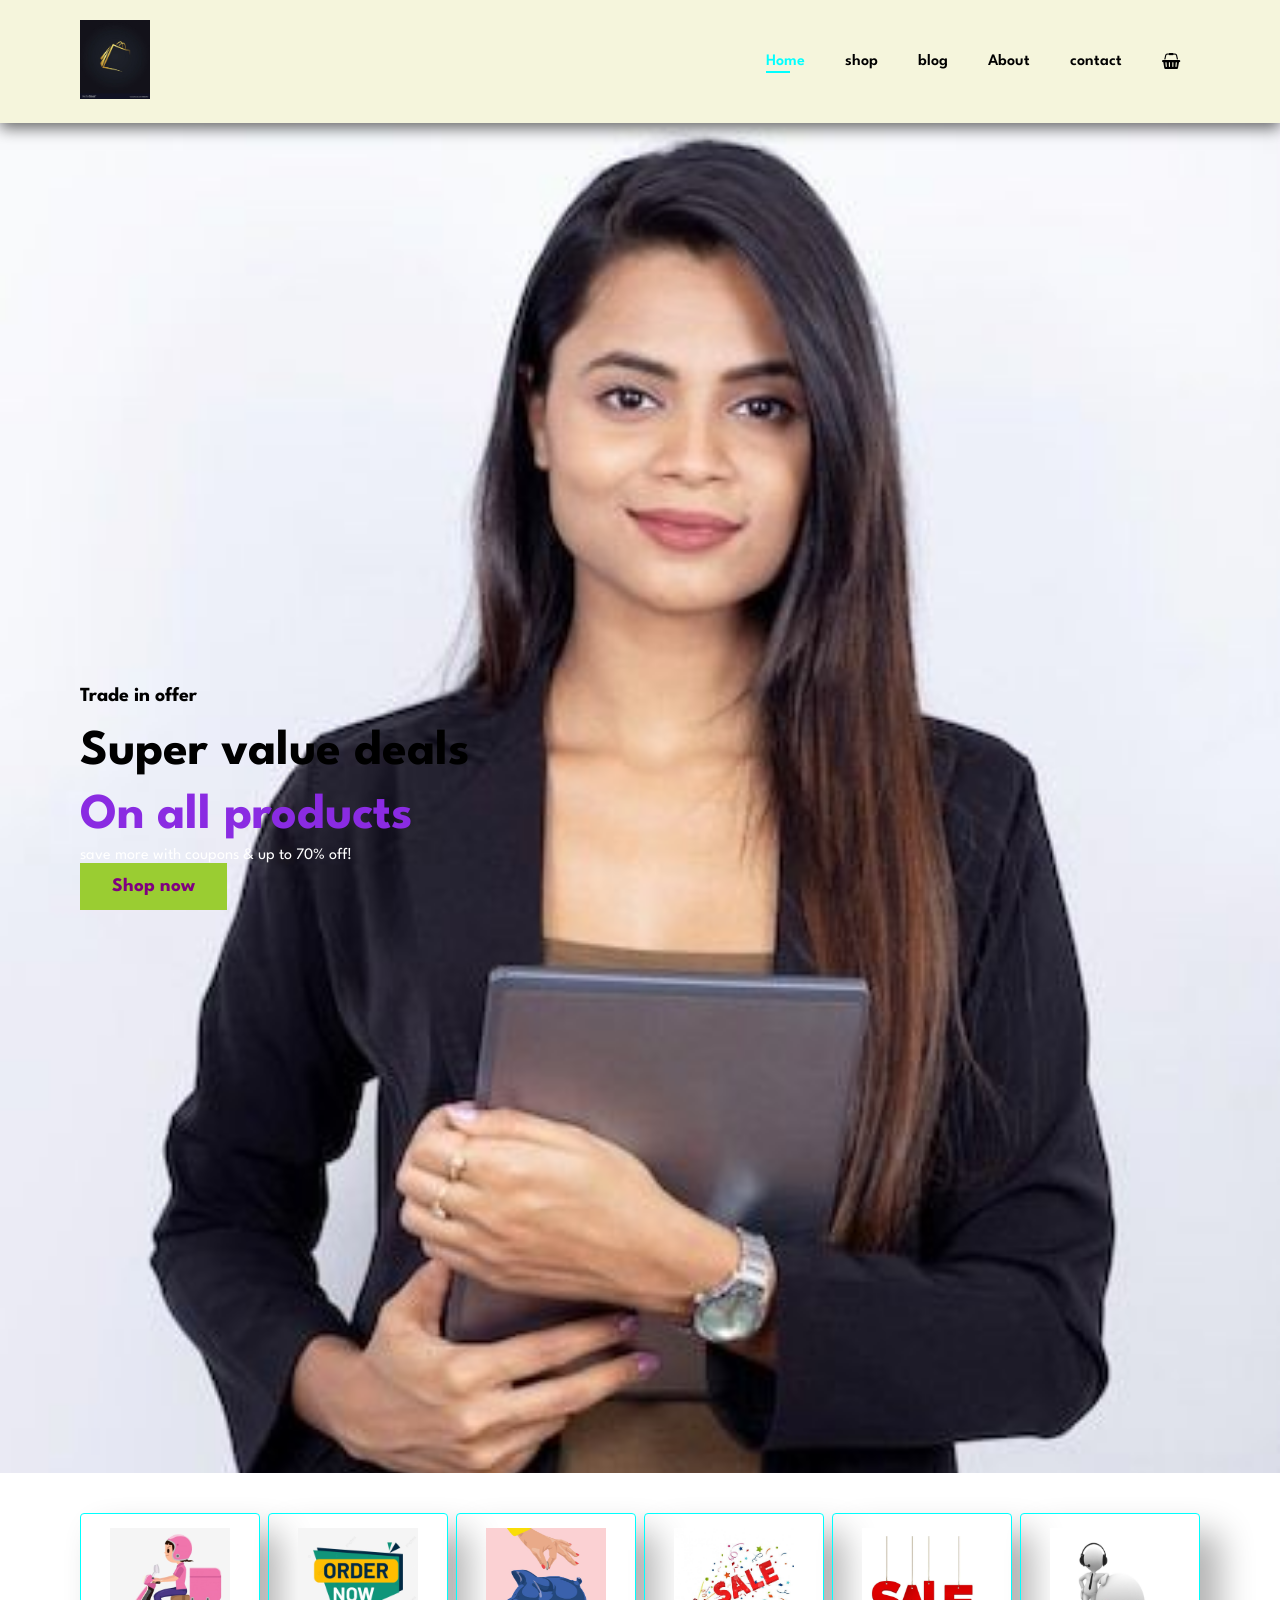
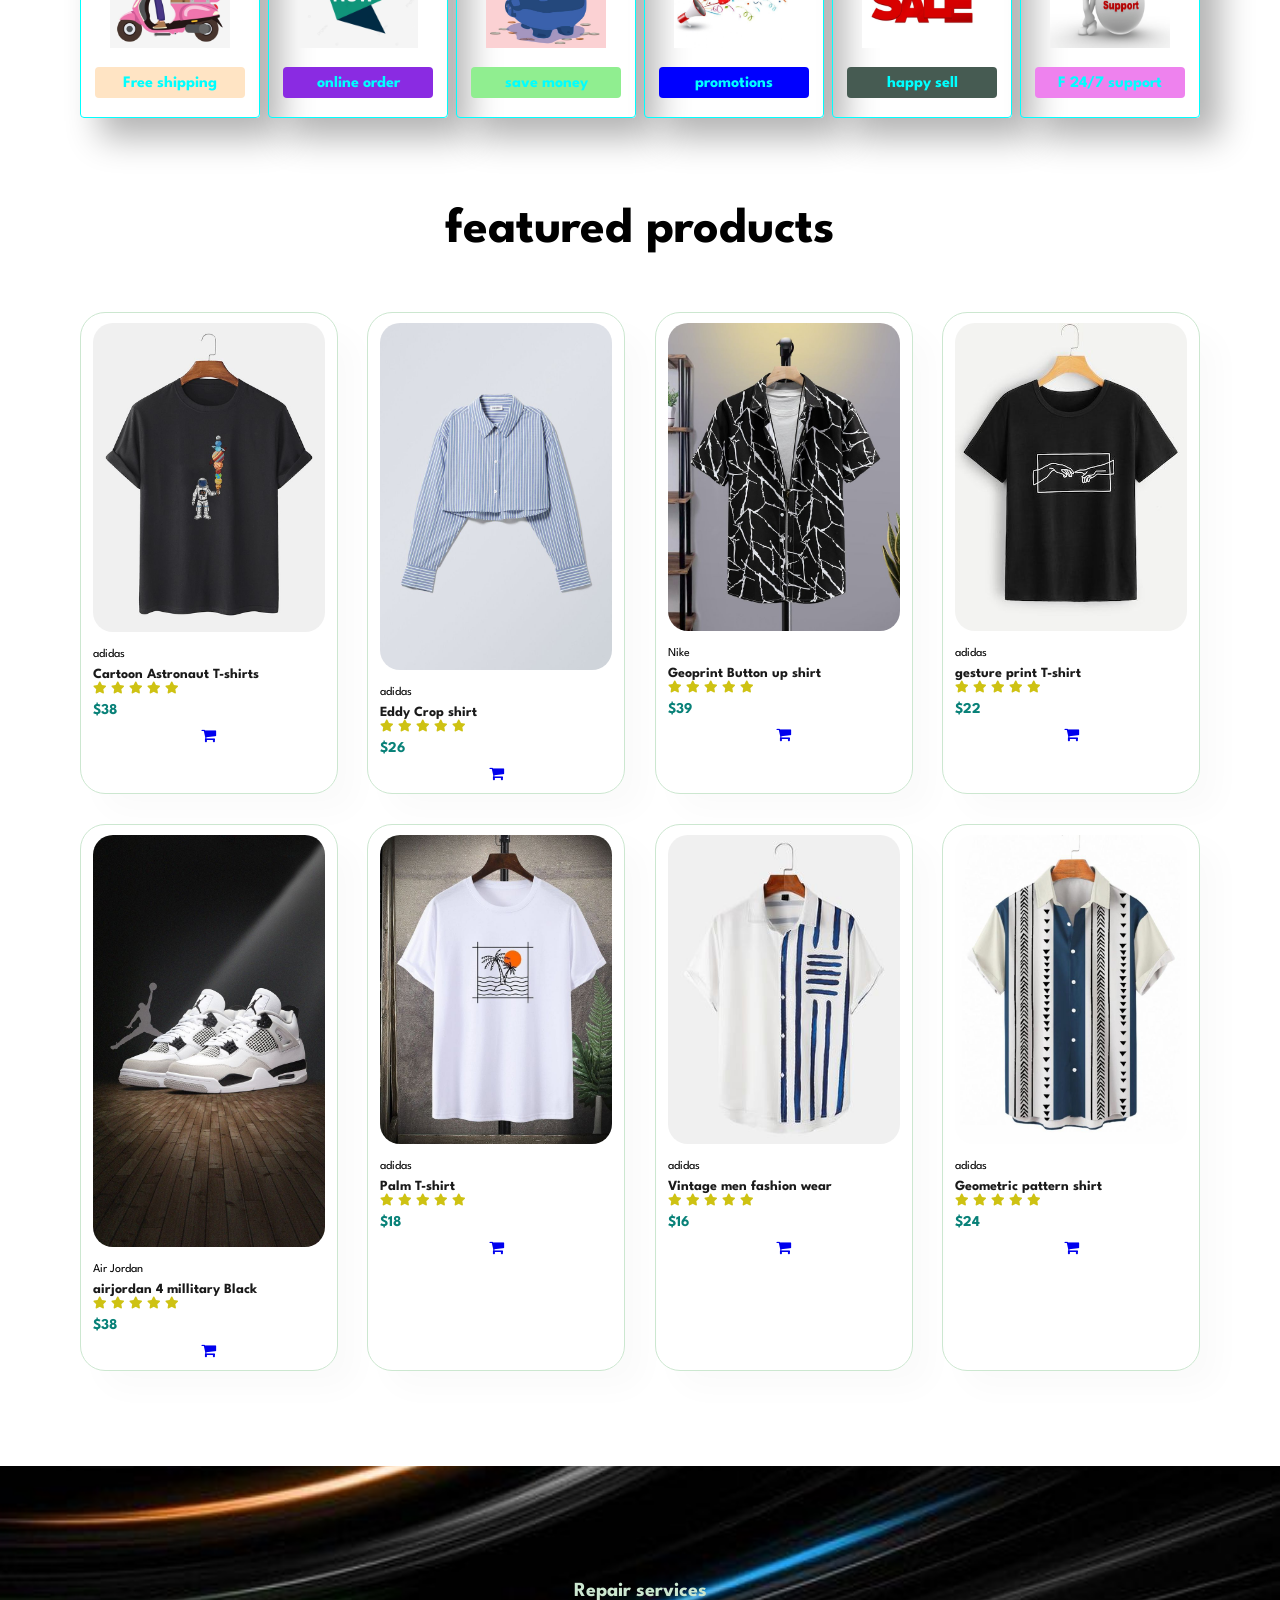
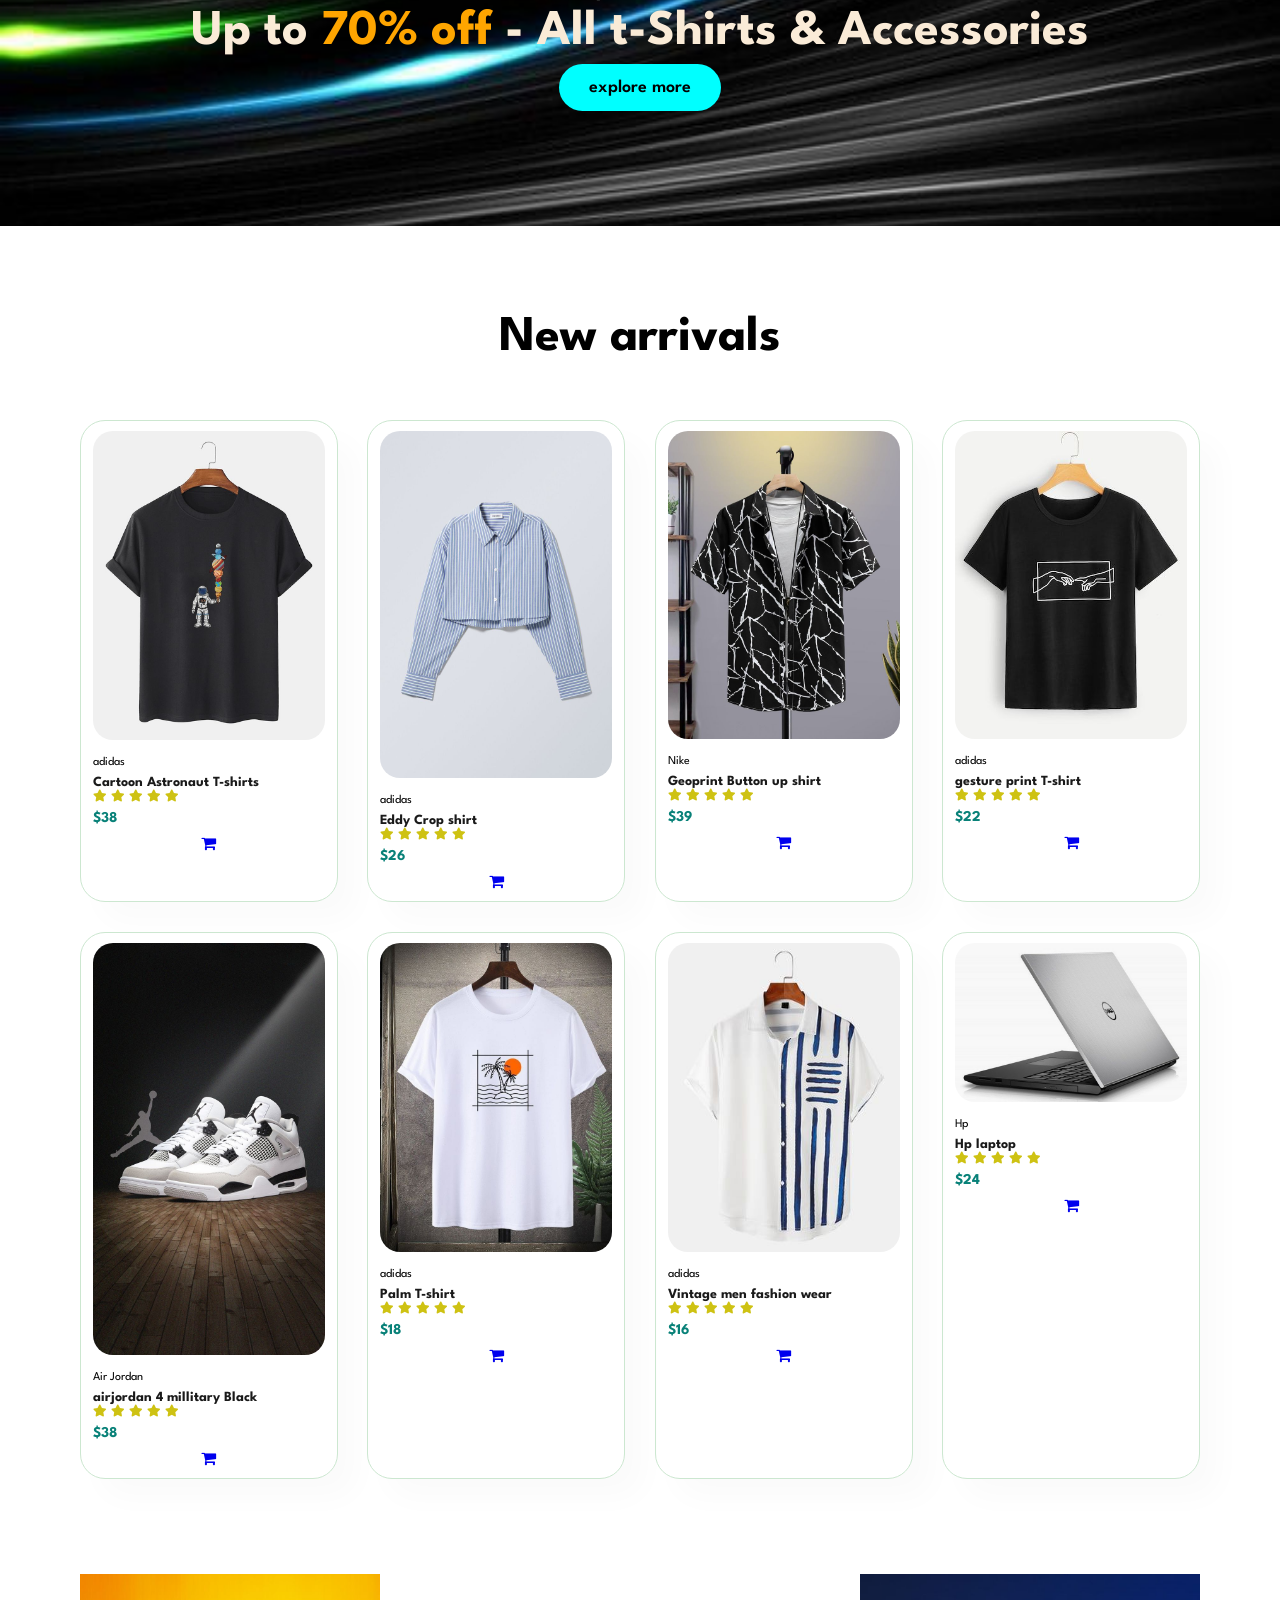
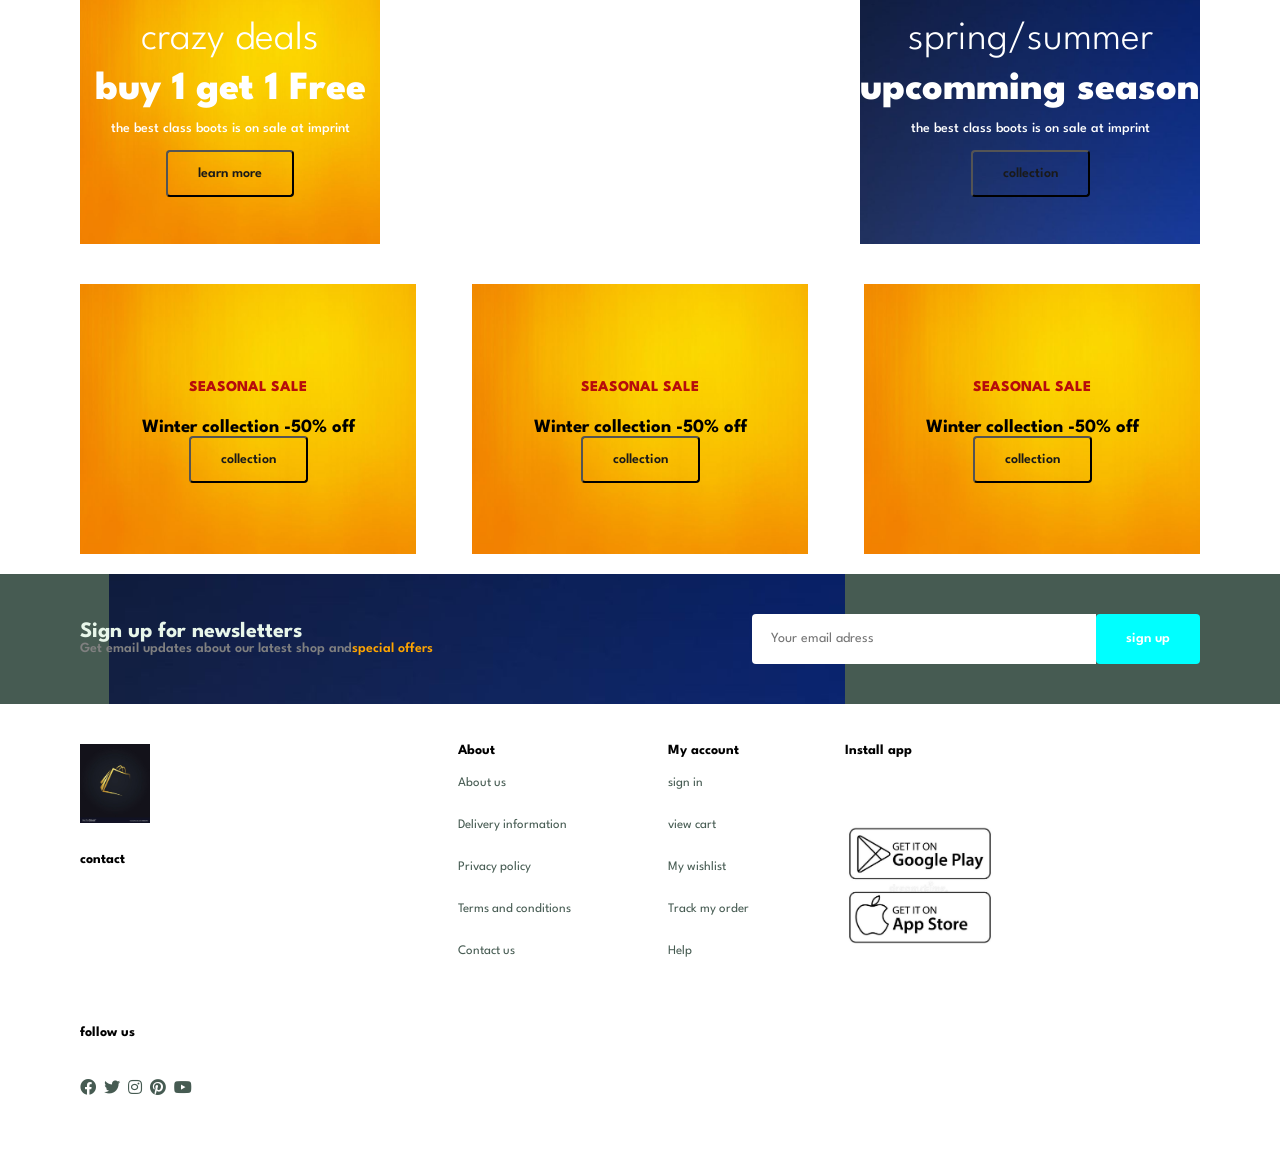
<file: index.html>
<!DOCTYPE html>
<html>
<head>

<title>imprintstores</title>
<meta name="viewport" content="width=device-width, initial-scale=1.0">
<link rel="stylesheet" href="https://use.fontawesome.com/releases/v5.15.4/css/all.css"/>
<meta charset="UTF-8">
<link rel="stylesheet" href="style.css ">
<link rel="stylesheet" href=" https://cdnjs.cloudfare.com/ajax/libs/font-awesome/4.7.0/css/font-awesome.min.css">
</head>
<body>
<section id="header">
<a href="#"><img width="70px" src="img/032688086182d7bd44a8e76327ca5b70.jpg" class="logo" alt=""   ></a>
<div> 
  <ul  id="navbar">
<li><a class=" active"   href="website.html"> Home</a></li>
<li><a href="shop.html">shop</a></li>
<li><a href="blog.html">blog</a></li>
<li><a href="About.html">About</a></li>
<li><a href="contact.html">contact</a></li>
<li><a href="cart.html"><i class="fa fa-shopping-basket" aria-hidden="true"></i></a></li>


  </ul>
</div>
<div id="mobile">
<i id="bar" class="fas fa-outdent"></i>
<a href="cart.html"><i class="fa fa-shopping-basket"></i> </a>
</div>

</section>
<section  id="hero">
<h4>Trade in offer</h4>
<h2> Super value deals</h2>
<h1>  On all products</h1>
<p>save more with coupons & up to 70% off!</p>
<button>Shop now</button>
</section>
<section id="feature"     class="section-p1">

  
  <div class="fe-box">
  <img src="img/free shipping.jpg" width="120" height="120" alt="">
  <h6> Free shipping</h6></div>

  <div class="fe-box">
  <img src="img/online.jpg" width="120" height="120" alt="">
  <h6> online order</h6></div>

  <div class="fe-box">
  <img src="img/save money.jpg" width="120" height="120" alt="">
  <h6> save money</h6></div>

  <div class="fe-box">
<img src="img/promotions.jpg" width="120" height="120" alt="">
<h6> promotions</h6></div>


<div class="fe-box">
<img src="img/happysell.jpg" width="120" height="120" alt="">
<h6> happy sell</h6></div>


<div class="fe-box">
  <img src="img/support.jpg" width="120" height="120" alt="">
  
  <h6> F 24/7 support</h6></div>

</section>
<section id="product1"    class="section-p1">   
  <h2>
    featured products
  </h2>
<p>Summer Collection New Modern Design</p>
<div  class="pro-container">
<div class="pro">
<img src="img/cartoon shirt.jpg "  alt="">
<div class="des">
<span>adidas</span>
<h5>Cartoon Astronaut T-shirts</h5>
<div class="star">
  
  <i class="fas fa-star"></i>
  <i class="fas fa-star"></i>
  <i class="fas fa-star"></i>
  <i class="fas fa-star"></i>
  <i class="fas fa-star"></i>


</div>
<h4> $38</h4>
</div>
<a href="#"><i class="fa fa-shopping-cart"></i></a>
</div>



<div class="pro">
  <img src=" img/eddy crop top.jpg"  alt="">
  <div class="des">
  <span>adidas</span>
  <h5>Eddy Crop shirt</h5>
  <div class="star">
    
    <i class="fas fa-star"></i>
    <i class="fas fa-star"></i>
    <i class="fas fa-star"></i>
    <i class="fas fa-star"></i>
    <i class="fas fa-star"></i>
  
  
  </div>
  <h4> $26</h4>
  </div>
  <a href="#"><i class="fa fa-shopping-cart "></i></a>
  </div>
  
  
  <div class="pro">
    <img src="img/Geoprint.jpg "  alt="">
    <div class="des">
    <span>Nike</span>
    <h5>Geoprint Button up shirt</h5>
    <div class="star">
      
      <i class="fas fa-star"></i>
      <i class="fas fa-star"></i>
      <i class="fas fa-star"></i>
      <i class="fas fa-star"></i>
      <i class="fas fa-star"></i>
    
    
    </div>
    <h4> $39</h4>
    </div>
    <a href="#"><i class="fa fa-shopping-cart "></i></a>
    </div>
    
    <div class="pro">
      <img src=" img/gesture print.jpg"  alt="">
      <div class="des">
      <span>adidas</span>
      <h5>gesture print  T-shirt</h5>
      <div class="star">
        
        <i class="fas fa-star"></i>
        <i class="fas fa-star"></i>
        <i class="fas fa-star"></i>
        <i class="fas fa-star"></i>
        <i class="fas fa-star"></i>
      
      
      </div>
      <h4> $22</h4>
      </div>
      <a href="#"><i class="fa fa-shopping-cart "></i></a>
      </div>
      
      <div class="pro">
        <img src="img/airjordan 4 millitary.jpg "  alt="">
        <div class="des">
        <span>Air Jordan</span>
        <h5>airjordan 4 millitary Black</h5>
        <div class="star">
          
          <i class="fas fa-star"></i>
          <i class="fas fa-star"></i>
          <i class="fas fa-star"></i>
          <i class="fas fa-star"></i>
          <i class="fas fa-star"></i>
        
        
        </div>
        <h4> $38</h4>
        </div>
        <a href="#"><i class="fa fa-shopping-cart "></i></a>
        </div>
        
        <div class="pro">
          <img src="img/palm t shirt.jpg "  alt="">
          <div class="des">
          <span>adidas</span>
          <h5>Palm T-shirt</h5>
          <div class="star">
            
            <i class="fas fa-star"></i>
            <i class="fas fa-star"></i>
            <i class="fas fa-star"></i>
            <i class="fas fa-star"></i>
            <i class="fas fa-star"></i>
          
          
          </div>
          <h4> $18</h4>
          </div>
          <a href="#"><i class="fa fa-shopping-cart "></i></a>
          </div>
          
          <div class="pro">
            <img src="img/vintage men fashion wear.jpg "  alt="">
            <div class="des">
            <span>adidas</span>
            <h5>Vintage men fashion wear</h5>
            <div class="star">
              
              <i class="fas fa-star"></i>
              <i class="fas fa-star"></i>
              <i class="fas fa-star"></i>
              <i class="fas fa-star"></i>
              <i class="fas fa-star"></i>
            
            
            </div>
            <h4> $16</h4>
            </div>
            <a href="#"><i class="fa fa-shopping-cart "></i></a>
            </div>
            
            <div class="pro">
              <img src="img/Geometric pattern shirt.jpg"  alt="">
              <div class="des">
              <span>adidas</span>
              <h5>Geometric pattern shirt</T-shirt></h5>
              <div class="star">
                
                <i class="fas fa-star"></i>
                <i class="fas fa-star"></i>
                <i class="fas fa-star"></i>
                <i class="fas fa-star"></i>
                <i class="fas fa-star"></i>
              
              
              </div>
              <h4> $24</h4>
              </div>
              <a href="#"><i class="fa fa-shopping-cart "></i></a>
              </div>
              
                                                      











</div>
</section>

<section id="banner"      class="section-m1">     
<h4> Repair services</h4>
<h2> Up to <span>70% off</span> - All t-Shirts & Accessories</h2>
<button>  explore more</button>



</section>

<section id="product1"    class="section-p1">   
  <h2>
    New arrivals
  </h2>
<p>Summer Collection New Modern Design</p>
<div  class="pro-container">
<div class="pro">
<img src="img/cartoon shirt.jpg "  alt="">
<div class="des">
<span>adidas</span>
<h5>Cartoon Astronaut T-shirts</h5>
<div class="star">
  
  <i class="fas fa-star"></i>
  <i class="fas fa-star"></i>
  <i class="fas fa-star"></i>
  <i class="fas fa-star"></i>
  <i class="fas fa-star"></i>


</div>
<h4> $38</h4>
</div>
<a href="#"><i class="fa fa-shopping-cart "></i></a>
</div>



<div class="pro">
  <img src=" img/eddy crop top.jpg"  alt="">
  <div class="des">
  <span>adidas</span>
  <h5>Eddy Crop shirt</h5>
  <div class="star">
    
    <i class="fas fa-star"></i>
    <i class="fas fa-star"></i>
    <i class="fas fa-star"></i>
    <i class="fas fa-star"></i>
    <i class="fas fa-star"></i>
  
  
  </div>
  <h4> $26</h4>
  </div>
  <a href="#"><i class="fa fa-shopping-cart  " ></i></a>
  </div>
  
  
  <div class="pro">
    <img src="img/Geoprint.jpg "  alt="">
    <div class="des">
    <span>Nike</span>
    <h5>Geoprint Button up shirt</h5>
    <div class="star">
      
      <i class="fas fa-star"></i>
      <i class="fas fa-star"></i>
      <i class="fas fa-star"></i>
      <i class="fas fa-star"></i>
      <i class="fas fa-star"></i>
    
    
    </div>
    <h4> $39</h4>
    </div>
    <a href="#"><i class="fal fa fa-shopping-cart "></i></a>
    </div>
    
    <div class="pro">
      <img src=" img/gesture print.jpg"  alt="">
      <div class="des">
      <span>adidas</span>
      <h5>gesture print  T-shirt</h5>
      <div class="star">
        
        <i class="fas fa-star"></i>
        <i class="fas fa-star"></i>
        <i class="fas fa-star"></i>
        <i class="fas fa-star"></i>
        <i class="fas fa-star"></i>
      
      
      </div>
      <h4> $22</h4>
      </div>
      <a href="#"><i class="fal fa fa-shopping-cart"></i></a>
      </div>
      
      <div class="pro">
        <img src="img/airjordan 4 millitary.jpg "  alt="">
        <div class="des">
        <span>Air Jordan</span>
        <h5>airjordan 4 millitary Black</h5>
        <div class="star">
          
          <i class="fas fa-star"></i>
          <i class="fas fa-star"></i>
          <i class="fas fa-star"></i>
          <i class="fas fa-star"></i>
          <i class="fas fa-star"></i>
        
        
        </div>
        <h4> $38</h4>
        </div>
        <a href="#"><i class="fal fa fa-shopping-cart"></i></a>
        </div>
        
        <div class="pro">
          <img src="img/palm t shirt.jpg "  alt="">
          <div class="des">
          <span>adidas</span>
          <h5>Palm T-shirt</h5>
          <div class="star">
            
            <i class="fas fa-star"></i>
            <i class="fas fa-star"></i>
            <i class="fas fa-star"></i>
            <i class="fas fa-star"></i>
            <i class="fas fa-star"></i>
          
          
          </div>
          <h4> $18</h4>
          </div>
          <a href="#"><i class="fal fa fa-shopping-cart"></i></a>
          </div>
          
          <div class="pro">
            <img src="img/vintage men fashion wear.jpg "  alt="">
            <div class="des">
            <span>adidas</span>
            <h5>Vintage men fashion wear</h5>
            <div class="star">
              
              <i class="fas fa-star"></i>
              <i class="fas fa-star"></i>
              <i class="fas fa-star"></i>
              <i class="fas fa-star"></i>
              <i class="fas fa-star"></i>
            
            
            </div>
            <h4> $16</h4>
            </div>
            <a href="#"><i class="fa fa-shopping-cart"></i></a>
            </div>
            
            <div class="pro">
              <img src="img/laptop 2.jpg"  alt="">
              <div class="des">
              <span>Hp</span>
              <h5>Hp laptop</h5>
              <div class="star">
                
                <i class="fas fa-star"></i>
                <i class="fas fa-star"></i>
                <i class="fas fa-star"></i>
                <i class="fas fa-star"></i>
                <i class="fas fa-star"></i>
              
              
              </div>
              <h4> $24</h4>
              </div>
              <a href="#"><i class="fa fa-shopping-cart "></i></a>
              </div>
              
                                                      











</div>
</section>

<section   id="sm-banner" class="section-p1">
<div class="banner-box">
<h4>crazy deals</h4>
<h2>buy 1 get 1 Free</h2>
<span>the best class boots is on sale at imprint</span>
<button class="white">learn more</button>

</div>

<div class="banner-box2">
  <h4>
  spring/summer</h4>
  <h2>upcomming season</h2>
  <span>the best class boots is on sale at imprint</span>
  <button class="white">collection</button>
  
  </div>
</section>



<section id="banner3">
  <div class="banner-box">
    
    <h2>SEASONAL SALE</h2>
    <h3>Winter collection -50% off </h3>
    <button class="white">collection</button>
    
    </div>
    <div class="banner-box">
    
      <h2>SEASONAL SALE</h2>
      <h3>Winter collection -50% off </h3>
      <button class="white">collection</button>
      
      </div>
      <div class="banner-box">
    
        <h2>SEASONAL SALE</h2>
        <h3>Winter collection -50% off </h3>
        <button class="white">collection</button>
        
        </div>

</section>



<section id="newsletter"

class="section-p1 ,section-m1" >

  <div class="newstext">
    <h4>Sign up for newsletters</h4>
  <p> Get email updates about our latest shop and<span>special offers</span> </p>
  </div>
<div class="form">

  <input type="text" placeholder="Your email adress">
  <button class="normal">sign up</button>
</div>








</section>


<footer class="section-p1">
<div class="col">
<img class="logo" width="70px" src="img/032688086182d7bd44a8e76327ca5b70.jpg" alt="">
<h4>contact</h4>
<p>
<strong > Adress :</strong>562 wellington road,street 32,San fransisco
</p>
<p><strong>Phone:</strong> +25494188299</p>
<p><strong>Hours:</strong> 7:00 am Monday to 7:00pm saturday</p>

<div class="follow">

  <h4>follow us</h4>
  <div class="icon">

    <i class="fab fa-facebook"> </i>
    <i class="fab fa-twitter"> </i>
    <i class="fab fa-instagram"> </i>
    <i class="fab fa-pinterest"> </i>
    <i class="fab fa-youtube"> </i>
  </div>
</div>
</div>

<div class="col">
  <h4>About</h4>

  <a href="#">About us</a>
  <a href="#">Delivery information</a>
  <a href="#">Privacy policy</a>
  <a href="#">Terms and conditions</a>
  <a href="#">Contact us</a>
</div> 

<div class="col">
  <h4>My account</h4>

  <a href="#">sign in</a>
  <a href="#">view cart</a>
  <a href="#">My wishlist</a>
  <a href="#">Track my order</a>
  <a href="#"> Help</a>
</div>
<div class="col , install" >
  <h4>Install app</h4>
<p> from Appstore or google play</p>
  <div class="row">

    <img width="150px" src="img/277cef864011020560476a657581ea6f.jpg" alt="">
    
    
    
  </div>
  <p>secure your payment gateway</p>
</div>

<div class="copyright">
  <p>

    2024 ,cosmy techs
  </p>
</div>





</footer>
<script src="main.js"></script>




</body>

</html>
</file>
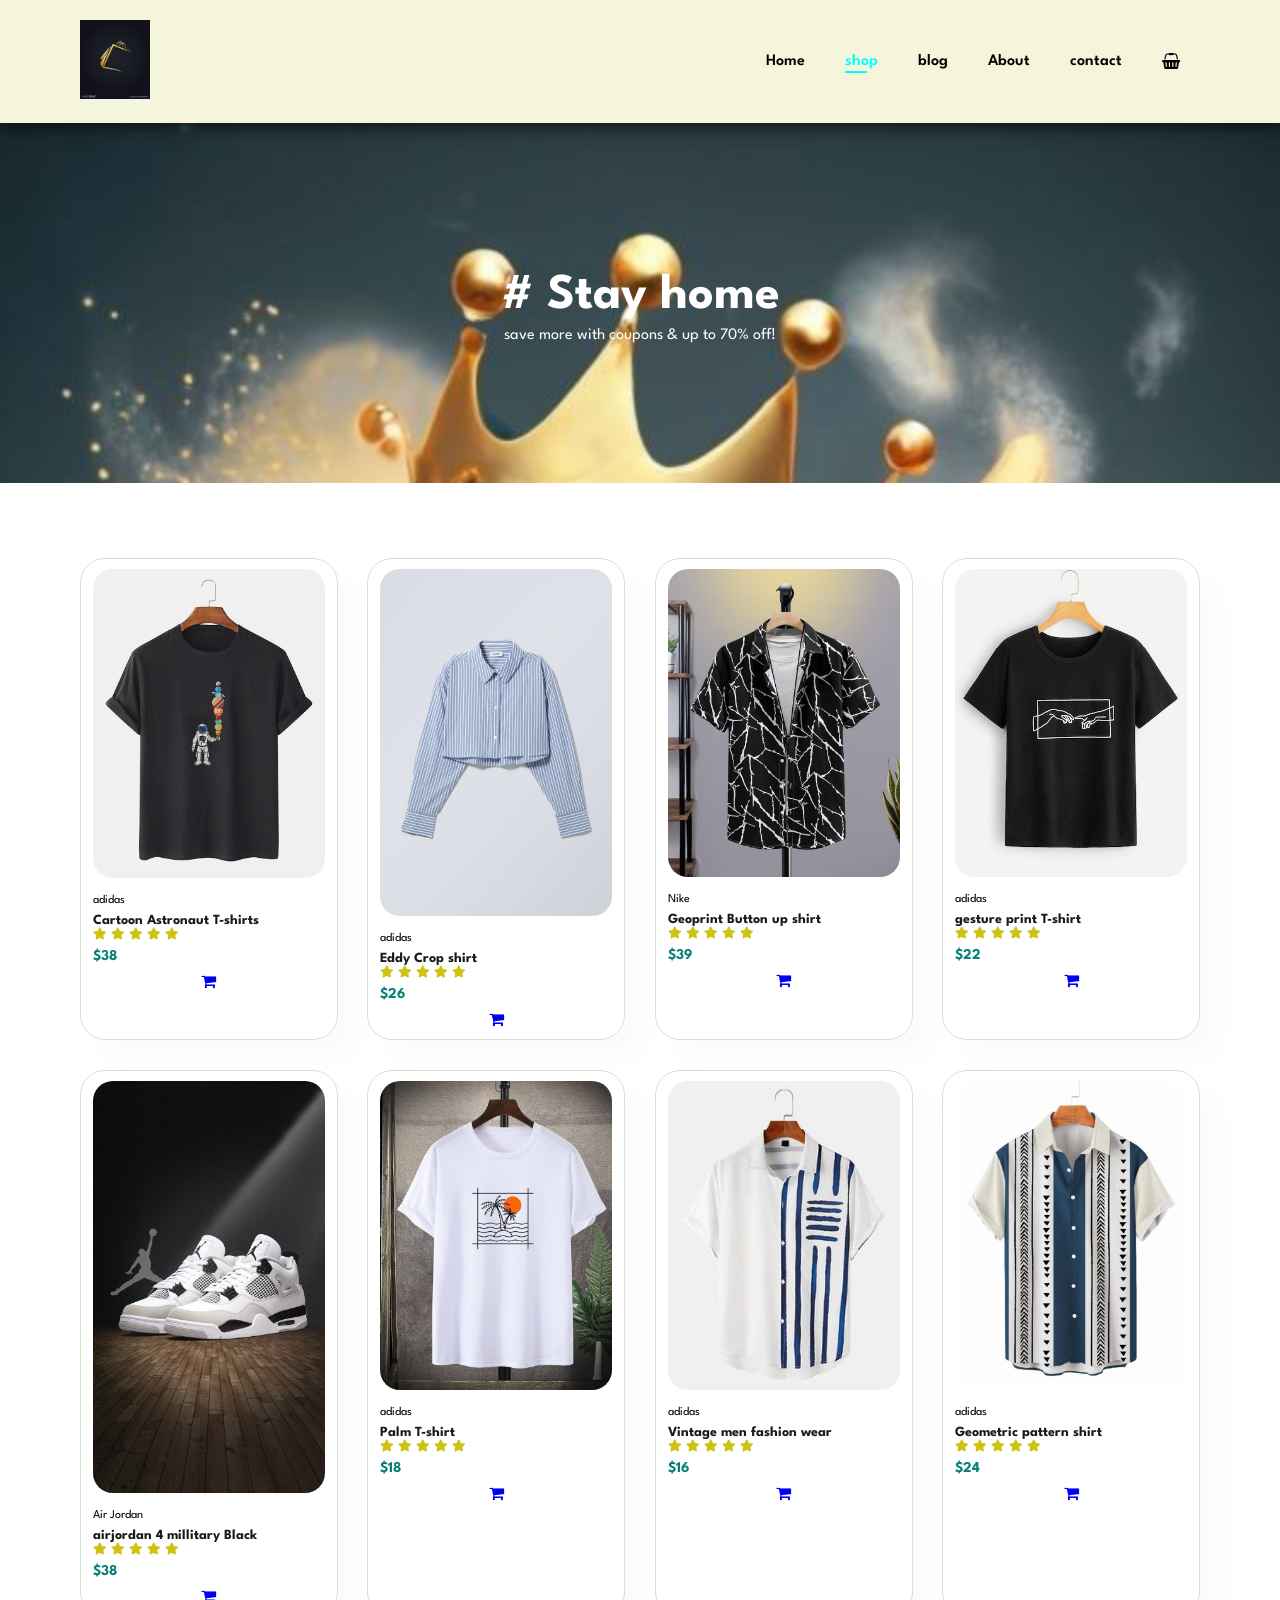
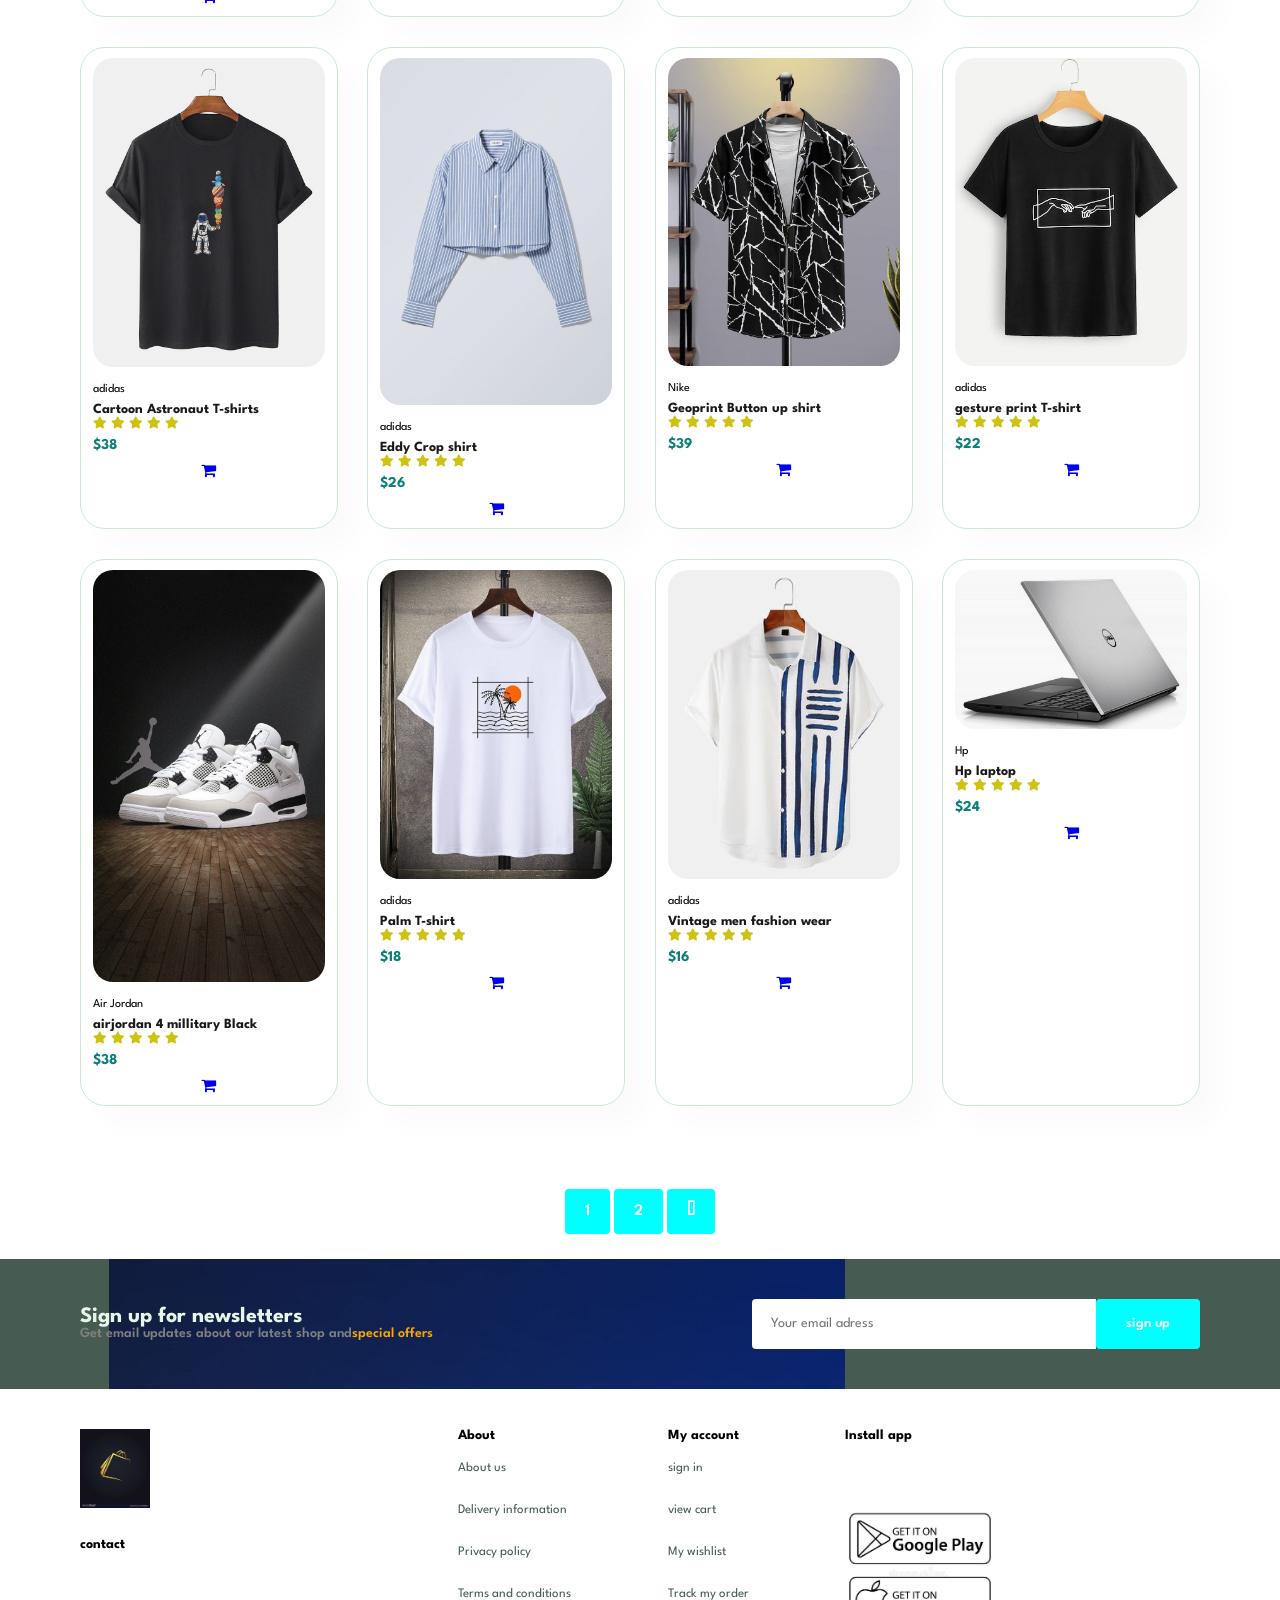
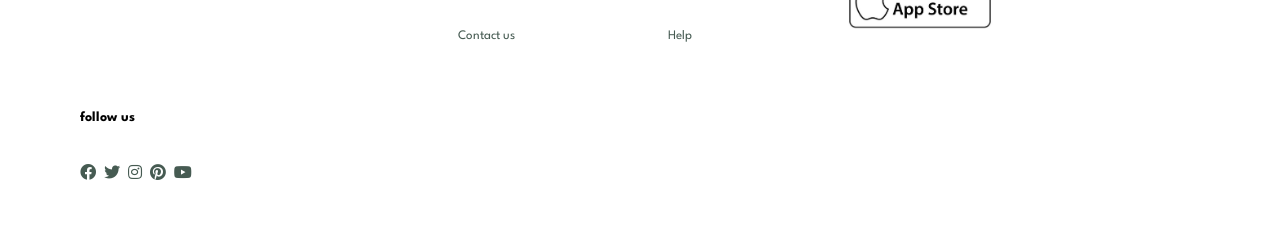
<file: shop.html>
<!DOCTYPE html>
<html>
<head>

<title>imprintstores</title>
<meta name="viewport" content="width=device-width, initial-scale=1.0">
<link rel="stylesheet" href="https://use.fontawesome.com/releases/v5.15.4/css/all.css"/>
<meta charset="UTF-8">
<link rel="stylesheet" href="style.css ">
<link rel="stylesheet" href=" https://cdnjs.cloudfare.com/ajax/libs/font-awesome/4.7.0/css/font-awesome.min.css">
</head>
<body>
<section id="header">
<a href="#"><img width="70px" src="img/032688086182d7bd44a8e76327ca5b70.jpg" class="logo" alt=""   ></a>
<div> 
  <ul  id="navbar">
<li><a    href="website.html"> Home</a></li>
<li><a class="active"  href="shop.html">shop</a></li>
<li><a href="blog.html">blog</a></li>
<li><a href="About.html">About</a></li>
<li><a href="contact.html">contact</a></li>
<li><a href="cart.html"><i class="fa fa-shopping-basket" aria-hidden="true"></i></a></li>


  </ul>
</div>
<div id="mobile">
<i id="bar" class="fas fa-outdent"></i>
<a href="cart.html"><i class="fa fa-shopping-basket"></i> </a>
</div>

</section>
<section  id="page-header">

<h2># Stay home </h2>

<p>save more with coupons & up to 70% off!</p>

</section>

<section id="product1"    class="section-p1">   

<div  class="pro-container">
<div class="pro" onclick="window.location.href = 'sproduct.html';">
<img src="img/cartoon shirt.jpg "  alt="">
<div class="des">
<span>adidas</span>
<h5>Cartoon Astronaut T-shirts</h5>
<div class="star">
  
  <i class="fas fa-star"></i>
  <i class="fas fa-star"></i>
  <i class="fas fa-star"></i>
  <i class="fas fa-star"></i>
  <i class="fas fa-star"></i>


</div>
<h4> $38</h4>
</div>
<a href="#"><i class="fa fa-shopping-cart"></i></a>
</div>



<div  class="pro" onclick="window.location.href = 'sproduct.html';" class="pro">
  <img src=" img/eddy crop top.jpg"  alt="">
  <div class="des">
  <span>adidas</span>
  <h5>Eddy Crop shirt</h5>
  <div class="star">
    
    <i class="fas fa-star"></i>
    <i class="fas fa-star"></i>
    <i class="fas fa-star"></i>
    <i class="fas fa-star"></i>
    <i class="fas fa-star"></i>
  
  
  </div>
  <h4> $26</h4>
  </div>
  <a href="#"><i class="fa fa-shopping-cart "></i></a>
  </div>
  
  
  <div  class="pro" onclick="window.location.href = 'sproduct.html';" class="pro">
    <img src="img/Geoprint.jpg "  alt="">
    <div class="des">
    <span>Nike</span>
    <h5>Geoprint Button up shirt</h5>
    <div class="star">
      
      <i class="fas fa-star"></i>
      <i class="fas fa-star"></i>
      <i class="fas fa-star"></i>
      <i class="fas fa-star"></i>
      <i class="fas fa-star"></i>
    
    
    </div>
    <h4> $39</h4>
    </div>
    <a href="#"><i class="fa fa-shopping-cart "></i></a>
    </div>
    
    <div class="pro" onclick="window.location.href = 'sproduct.html';" class="pro">
      <img src=" img/gesture print.jpg"  alt="">
      <div class="des">
      <span>adidas</span>
      <h5>gesture print  T-shirt</h5>
      <div class="star">
        
        <i class="fas fa-star"></i>
        <i class="fas fa-star"></i>
        <i class="fas fa-star"></i>
        <i class="fas fa-star"></i>
        <i class="fas fa-star"></i>
      
      
      </div>
      <h4> $22</h4>
      </div>
      <a href="#"><i class="fa fa-shopping-cart "></i></a>
      </div>
      
      <div class="pro">
        <img src="img/airjordan 4 millitary.jpg "  alt="">
        <div class="des">
        <span>Air Jordan</span>
        <h5>airjordan 4 millitary Black</h5>
        <div class="star">
          
          <i class="fas fa-star"></i>
          <i class="fas fa-star"></i>
          <i class="fas fa-star"></i>
          <i class="fas fa-star"></i>
          <i class="fas fa-star"></i>
        
        
        </div>
        <h4> $38</h4>
        </div>
        <a href="#"><i class="fa fa-shopping-cart "></i></a>
        </div>
        
        <div class="pro">
          <img src="img/palm t shirt.jpg "  alt="">
          <div class="des">
          <span>adidas</span>
          <h5>Palm T-shirt</h5>
          <div class="star">
            
            <i class="fas fa-star"></i>
            <i class="fas fa-star"></i>
            <i class="fas fa-star"></i>
            <i class="fas fa-star"></i>
            <i class="fas fa-star"></i>
          
          
          </div>
          <h4> $18</h4>
          </div>
          <a href="#"><i class="fa fa-shopping-cart "></i></a>
          </div>
          
          <div class="pro">
            <img src="img/vintage men fashion wear.jpg "  alt="">
            <div class="des">
            <span>adidas</span>
            <h5>Vintage men fashion wear</h5>
            <div class="star">
              
              <i class="fas fa-star"></i>
              <i class="fas fa-star"></i>
              <i class="fas fa-star"></i>
              <i class="fas fa-star"></i>
              <i class="fas fa-star"></i>
            
            
            </div>
            <h4> $16</h4>
            </div>
            <a href="#"><i class="fa fa-shopping-cart "></i></a>
            </div>
            
            <div class="pro">
              <img src="img/Geometric pattern shirt.jpg"  alt="">
              <div class="des">
              <span>adidas</span>
              <h5>Geometric pattern shirt</T-shirt></h5>
              <div class="star">
                
                <i class="fas fa-star"></i>
                <i class="fas fa-star"></i>
                <i class="fas fa-star"></i>
                <i class="fas fa-star"></i>
                <i class="fas fa-star"></i>
              
              
              </div>
              <h4> $24</h4>
              </div>
              <a href="#"><i class="fa fa-shopping-cart "></i></a>
              </div>
              
<div class="pro">
<img src="img/cartoon shirt.jpg "  alt="">
<div class="des">
<span>adidas</span>
<h5>Cartoon Astronaut T-shirts</h5>
<div class="star">
  
  <i class="fas fa-star"></i>
  <i class="fas fa-star"></i>
  <i class="fas fa-star"></i>
  <i class="fas fa-star"></i>
  <i class="fas fa-star"></i>


</div>
<h4> $38</h4>
</div>
<a href="#"><i class="fa fa-shopping-cart "></i></a>
</div>



<div class="pro">
  <img src=" img/eddy crop top.jpg"  alt="">
  <div class="des">
  <span>adidas</span>
  <h5>Eddy Crop shirt</h5>
  <div class="star">
    
    <i class="fas fa-star"></i>
    <i class="fas fa-star"></i>
    <i class="fas fa-star"></i>
    <i class="fas fa-star"></i>
    <i class="fas fa-star"></i>
  
  
  </div>
  <h4> $26</h4>
  </div>
  <a href="#"><i class="fa fa-shopping-cart  " ></i></a>
  </div>
  
  
  <div class="pro">
    <img src="img/Geoprint.jpg "  alt="">
    <div class="des">
    <span>Nike</span>
    <h5>Geoprint Button up shirt</h5>
    <div class="star">
      
      <i class="fas fa-star"></i>
      <i class="fas fa-star"></i>
      <i class="fas fa-star"></i>
      <i class="fas fa-star"></i>
      <i class="fas fa-star"></i>
    
    
    </div>
    <h4> $39</h4>
    </div>
    <a href="#"><i class="fal fa fa-shopping-cart "></i></a>
    </div>
    
    <div class="pro">
      <img src=" img/gesture print.jpg"  alt="">
      <div class="des">
      <span>adidas</span>
      <h5>gesture print  T-shirt</h5>
      <div class="star">
        
        <i class="fas fa-star"></i>
        <i class="fas fa-star"></i>
        <i class="fas fa-star"></i>
        <i class="fas fa-star"></i>
        <i class="fas fa-star"></i>
      
      
      </div>
      <h4> $22</h4>
      </div>
      <a href="#"><i class="fal fa fa-shopping-cart"></i></a>
      </div>
      
      <div class="pro">
        <img src="img/airjordan 4 millitary.jpg "  alt="">
        <div class="des">
        <span>Air Jordan</span>
        <h5>airjordan 4 millitary Black</h5>
        <div class="star">
          
          <i class="fas fa-star"></i>
          <i class="fas fa-star"></i>
          <i class="fas fa-star"></i>
          <i class="fas fa-star"></i>
          <i class="fas fa-star"></i>
        
        
        </div>
        <h4> $38</h4>
        </div>
        <a href="#"><i class="fal fa fa-shopping-cart"></i></a>
        </div>
        
        <div class="pro">
          <img src="img/palm t shirt.jpg "  alt="">
          <div class="des">
          <span>adidas</span>
          <h5>Palm T-shirt</h5>
          <div class="star">
            
            <i class="fas fa-star"></i>
            <i class="fas fa-star"></i>
            <i class="fas fa-star"></i>
            <i class="fas fa-star"></i>
            <i class="fas fa-star"></i>
          
          
          </div>
          <h4> $18</h4>
          </div>
          <a href="#"><i class="fal fa fa-shopping-cart"></i></a>
          </div>
          
          <div class="pro">
            <img src="img/vintage men fashion wear.jpg "  alt="">
            <div class="des">
            <span>adidas</span>
            <h5>Vintage men fashion wear</h5>
            <div class="star">
              
              <i class="fas fa-star"></i>
              <i class="fas fa-star"></i>
              <i class="fas fa-star"></i>
              <i class="fas fa-star"></i>
              <i class="fas fa-star"></i>
            
            
            </div>
            <h4> $16</h4>
            </div>
            <a href="#"><i class="fa fa-shopping-cart"></i></a>
            </div>
            
            <div class="pro">
              <img src="img/laptop 2.jpg"  alt="">
              <div class="des">
              <span>Hp</span>
              <h5>Hp laptop</h5>
              <div class="star">
                
                <i class="fas fa-star"></i>
                <i class="fas fa-star"></i>
                <i class="fas fa-star"></i>
                <i class="fas fa-star"></i>
                <i class="fas fa-star"></i>
              
              
              </div>
              <h4> $24</h4>
              </div>
              <a href="#"><i class="fa fa-shopping-cart "></i></a>
              </div>
              
                                                      











</div>
</section>
<section id="pagination" class="section-p1">
<a href="#">1</a>
<a href="#">2</a>
<a href="#"><i class="fa fa-long-arrow-alt-right"></i></a>


</section>

<section id="newsletter"

class="section-p1 ,section-m1" >

  <div class="newstext">
    <h4>Sign up for newsletters</h4>
  <p> Get email updates about our latest shop and<span>special offers</span> </p>
  </div>
<div class="form">

  <input type="text" placeholder="Your email adress">
  <button class="normal">sign up</button>
</div>








</section>


<footer class="section-p1">
<div class="col">
<img class="logo" width="70px" src="img/032688086182d7bd44a8e76327ca5b70.jpg" alt="">
<h4>contact</h4>
<p>
<strong > Adress :</strong>562 wellington road,street 32,San fransisco
</p>
<p><strong>Phone:</strong> +25494188299</p>
<p><strong>Hours:</strong> 7:00 am Monday to 7:00pm saturday</p>

<div class="follow">

  <h4>follow us</h4>
  <div class="icon">

    <i class="fab fa-facebook"> </i>
    <i class="fab fa-twitter"> </i>
    <i class="fab fa-instagram"> </i>
    <i class="fab fa-pinterest"> </i>
    <i class="fab fa-youtube"> </i>
  </div>
</div>
</div>

<div class="col">
  <h4>About</h4>

  <a href="#">About us</a>
  <a href="#">Delivery information</a>
  <a href="#">Privacy policy</a>
  <a href="#">Terms and conditions</a>
  <a href="#">Contact us</a>
</div> 

<div class="col">
  <h4>My account</h4>

  <a href="#">sign in</a>
  <a href="#">view cart</a>
  <a href="#">My wishlist</a>
  <a href="#">Track my order</a>
  <a href="#"> Help</a>
</div>
<div class="col , install" >
  <h4>Install app</h4>
<p> from Appstore or google play</p>
  <div class="row">

    <img width="150px" src="img/277cef864011020560476a657581ea6f.jpg" alt="">
    
    
    
  </div>
  <p>secure your payment gateway</p>
</div>

<div class="copyright">
  <p>

    2024 ,cosmy techs
  </p>
</div>





</footer>
<script src="main.js"></script>




</body>

</html>
</file>
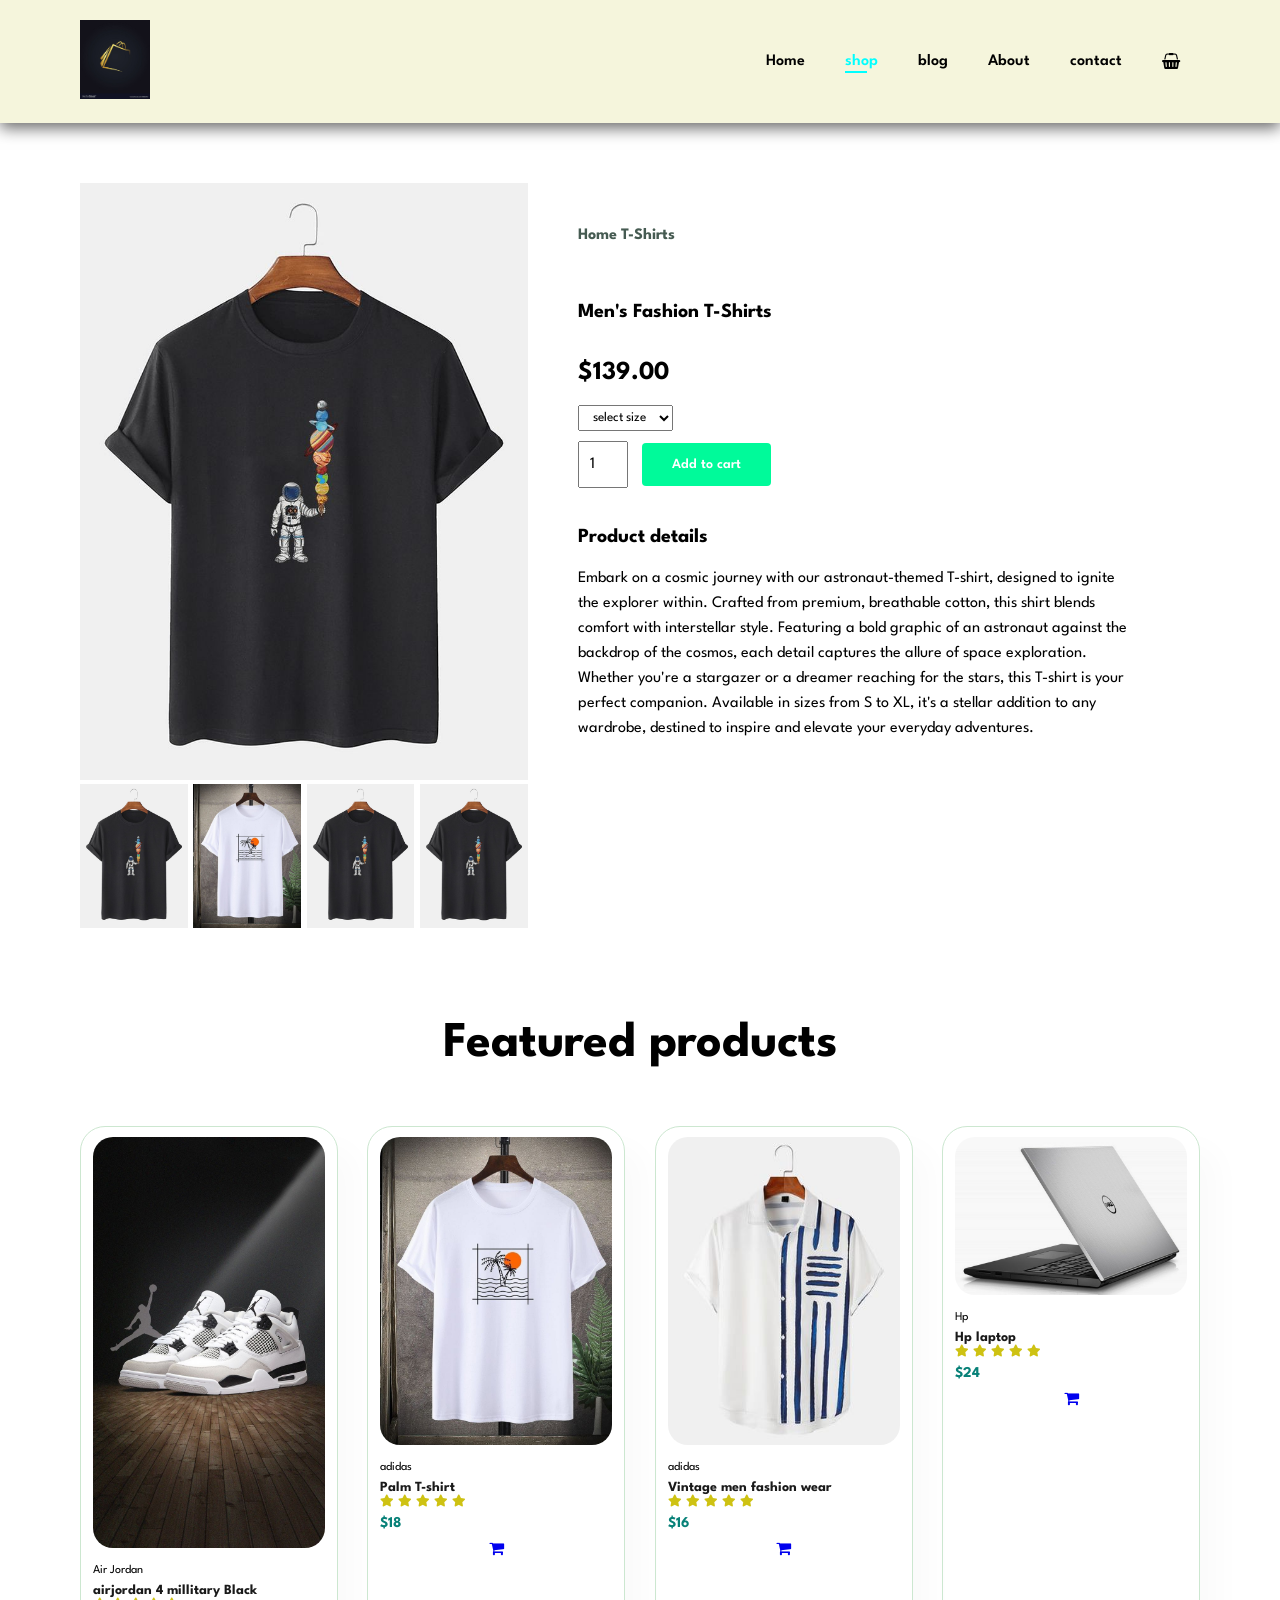
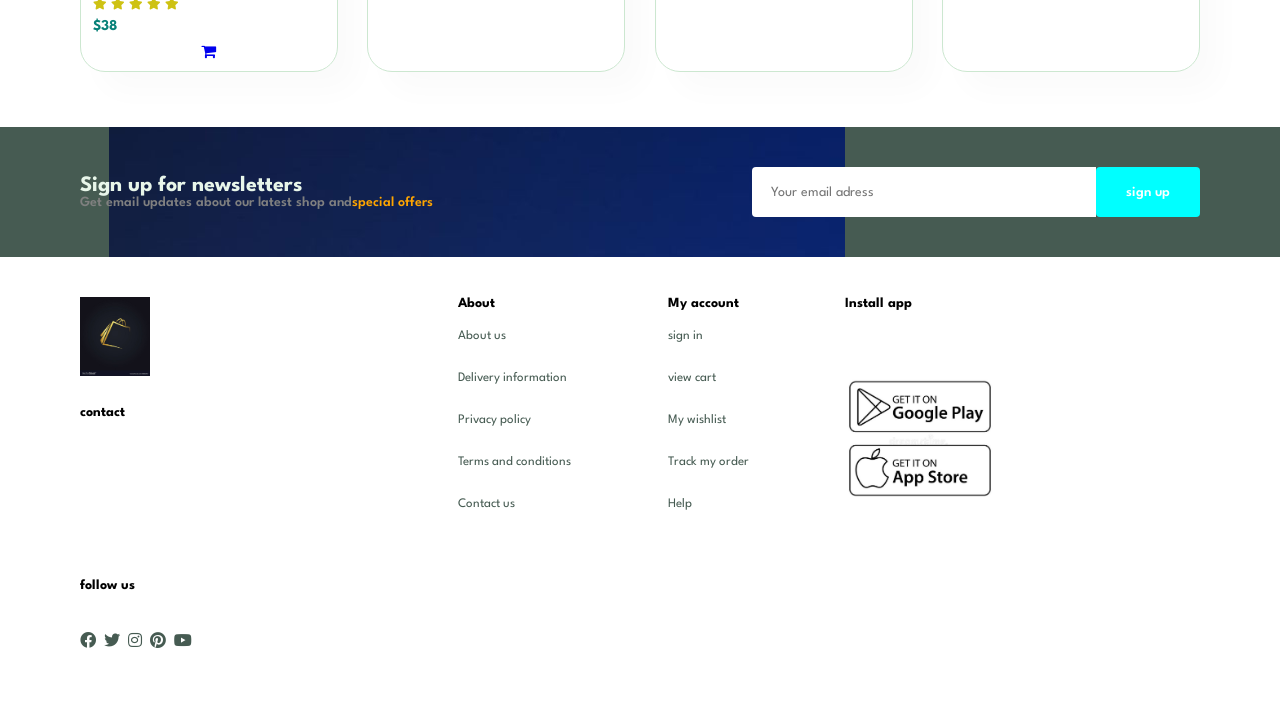
<file: sproduct.html>
<!DOCTYPE html>
<html>
<head>

<title>imprintstores</title>
<meta name="viewport" content="width=device-width, initial-scale=1.0">
<link rel="stylesheet" href="https://use.fontawesome.com/releases/v5.15.4/css/all.css"/>
<meta charset="UTF-8">
<link rel="stylesheet" href="style.css ">
<link rel="stylesheet" href=" https://cdnjs.cloudfare.com/ajax/libs/font-awesome/4.7.0/css/font-awesome.min.css">
</head>
<body>
<section id="header">
<a href="#"><img width="70px" src="img/032688086182d7bd44a8e76327ca5b70.jpg" class="logo" alt=""   ></a>
<div> 
  <ul  id="navbar">
<li><a    href="website.html"> Home</a></li>
<li><a class="active"  href="shop.html">shop</a></li>
<li><a href="blog.html">blog</a></li>
<li><a href="About.html">About</a></li>
<li><a href="contact.html">contact</a></li>
<li><a href="cart.html"><i class="fa fa-shopping-basket" aria-hidden="true"></i></a></li>


  </ul>
</div>
<div id="mobile">
<i id="bar" class="fas fa-outdent"></i>
<a href="cart.html"><i class="fa fa-shopping-basket"></i> </a>
</div>

</section>
<section id="prodetails" class="section-p1">
  <div class="single-pro-image"><img src="img/cartoon shirt.jpg" width="100%"  id="MainImg" alt="">
  <div class="small-img-group">
    <div class="small-img-col">
      <img class="small-img" width="100%" src="img/cartoon shirt.jpg">
    </div>
    <div class="small-img-col">
      <img class="small-img" width="100%" src="img/palm t shirt.jpg">
    </div>
    <div class="small-img-col">
      <img class="small-img" width="100%" src="img/cartoon shirt.jpg">
    </div>
    <div class="small-img-col">
      <img class="small-img" width="100%" src="img/cartoon shirt.jpg">
    </div>
  </div>
  </div>
  <div class="single-pro-details">
    <h6>Home T-Shirts</h6>
    <h4>Men's Fashion T-Shirts</h4>
    <h2>$139.00</h2>
<select>
  <option>select size</option>
  <option>XL</option>
  <option>XXL</option>
  <option>Large</option>
  <option>small</option>
</select>
<input type="number" value="1">
<button class="normal">Add to cart</button>
<h4>Product details</h4>
<span>Embark on a cosmic journey with our astronaut-themed T-shirt, designed to ignite the explorer within. Crafted from premium, breathable cotton, this shirt blends comfort with interstellar style. Featuring a bold graphic of an astronaut against the backdrop of the cosmos, each detail captures the allure of space exploration. Whether you're a stargazer or a dreamer reaching for the stars, this T-shirt is your perfect companion. Available in sizes from S to XL, it's a stellar addition to any wardrobe, destined to inspire and elevate your everyday adventures.</span>
  </div>
</section>
<section id="product1"    class="section-p1">   
  <h2>
    Featured products
  </h2>
<p>Summer Collection New Modern Design</p>
<div  class="pro-container">

      <div class="pro">
        <img src="img/airjordan 4 millitary.jpg "  alt="">
        <div class="des">
        <span>Air Jordan</span>
        <h5>airjordan 4 millitary Black</h5>
        <div class="star">
          
          <i class="fas fa-star"></i>
          <i class="fas fa-star"></i>
          <i class="fas fa-star"></i>
          <i class="fas fa-star"></i>
          <i class="fas fa-star"></i>
        
        
        </div>
        <h4> $38</h4>
        </div>
        <a href="#"><i class="fal fa fa-shopping-cart"></i></a>
        </div>
        
        <div class="pro">
          <img src="img/palm t shirt.jpg "  alt="">
          <div class="des">
          <span>adidas</span>
          <h5>Palm T-shirt</h5>
          <div class="star">
            
            <i class="fas fa-star"></i>
            <i class="fas fa-star"></i>
            <i class="fas fa-star"></i>
            <i class="fas fa-star"></i>
            <i class="fas fa-star"></i>
          
          
          </div>
          <h4> $18</h4>
          </div>
          <a href="#"><i class="fal fa fa-shopping-cart"></i></a>
          </div>
          
          <div class="pro">
            <img src="img/vintage men fashion wear.jpg "  alt="">
            <div class="des">
            <span>adidas</span>
            <h5>Vintage men fashion wear</h5>
            <div class="star">
              
              <i class="fas fa-star"></i>
              <i class="fas fa-star"></i>
              <i class="fas fa-star"></i>
              <i class="fas fa-star"></i>
              <i class="fas fa-star"></i>
            
            
            </div>
            <h4> $16</h4>
            </div>
            <a href="#"><i class="fa fa-shopping-cart"></i></a>
            </div>
            
            <div class="pro">
              <img src="img/laptop 2.jpg"  alt="">
              <div class="des">
              <span>Hp</span>
              <h5>Hp laptop</h5>
              <div class="star">
                
                <i class="fas fa-star"></i>
                <i class="fas fa-star"></i>
                <i class="fas fa-star"></i>
                <i class="fas fa-star"></i>
                <i class="fas fa-star"></i>
              
              
              </div>
              <h4> $24</h4>
              </div>
              <a href="#"><i class="fa fa-shopping-cart "></i></a>
              </div>
              
                                
</div>
</section>
<section id="newsletter"

class="section-p1 ,section-m1" >

  <div class="newstext">
    <h4>Sign up for newsletters</h4>
  <p> Get email updates about our latest shop and<span>special offers</span> </p>
  </div>
<div class="form">

  <input type="text" placeholder="Your email adress">
  <button class="normal">sign up</button>
</div>








</section>


<footer class="section-p1">
<div class="col">
<img class="logo" width="70px" src="img/032688086182d7bd44a8e76327ca5b70.jpg" alt="">
<h4>contact</h4>
<p>
<strong > Adress :</strong>562 wellington road,street 32,San fransisco
</p>
<p><strong>Phone:</strong> +25494188299</p>
<p><strong>Hours:</strong> 7:00 am Monday to 7:00pm saturday</p>

<div class="follow">

  <h4>follow us</h4>
  <div class="icon">

    <i class="fab fa-facebook"> </i>
    <i class="fab fa-twitter"> </i>
    <i class="fab fa-instagram"> </i>
    <i class="fab fa-pinterest"> </i>
    <i class="fab fa-youtube"> </i>
  </div>
</div>
</div>

<div class="col">
  <h4>About</h4>

  <a href="#">About us</a>
  <a href="#">Delivery information</a>
  <a href="#">Privacy policy</a>
  <a href="#">Terms and conditions</a>
  <a href="#">Contact us</a>
</div> 

<div class="col">
  <h4>My account</h4>

  <a href="#">sign in</a>
  <a href="#">view cart</a>
  <a href="#">My wishlist</a>
  <a href="#">Track my order</a>
  <a href="#"> Help</a>
</div>
<div class="col , install" >
  <h4>Install app</h4>
<p> from Appstore or google play</p>
  <div class="row">

    <img width="150px" src="img/277cef864011020560476a657581ea6f.jpg" alt="">
    
    
    
  </div>
  <p>secure your payment gateway</p>
</div>

<div class="copyright">
  <p>

    2024 ,cosmy techs
  </p>
</div>





</footer>
<script>
  var MainImg = document.getElementById("MainImg");
  var smallimg = document.getElementsByClassName("small-img");

  smallimg[0].onclick = function(){MainImg.src = smallimg[0].src;}
  smallimg[1].onclick = function(){MainImg.src = smallimg[1].src;}
  smallimg[2].onclick = function(){MainImg.src = smallimg[2].src;}
  smallimg[3].onclick = function(){MainImg.src = smallimg[3].src;}
</script>
<script src="main.js"></script>




</body>

</html>
</file>
<file: style.css>
@import url('https://fonts.googleapis.com/css2?family=Spartan:wght@100;200;300;400;500;600;700;800;900&dispay=swap');

 *  {
margin: 0;
padding: 0;
box-sizing: border-box;
font-family: 'Spartan',sans-serif

}

h1{
font-size: 50px;
line-height: 64px;
color: black;
}

h2{

font-size: 50px;
line-height: 64px;
color: black;

}

h4{
font-size: 20px;
color: black;



}

h6{
font-size: 16px;
color: #465b52;
margin: 15px 0 20px 0;
}

.section-p1{
  padding: 40px 80px;


}
.section-m1{
margin: 40px 0;
}


button.normal{
font-size: 14px;
font-weight: 600;
padding: 15px 30px;
color: #1a1a1a;
background-color: aquamarine;
border-radius: 4px;
cursor: pointer;
border: none;
outline: none;

}
button.white{
  font-size: 14px;
  font-weight: 600;
  padding: 15px 30px;
  color: #1a1a1a;
  background-color: transparent;
  border-radius: 4px;
  cursor: pointer;
  border: 2;
  outline: 2px;
  
  }


body{

width: 100%;

}



#header {    
display: flex;
align-items: center;
justify-content: space-between;
padding: 20px 80px;
background-color: beige;
box-shadow: 0 5px 15px rgba(0, 0, 0, 0.6)
;
z-index: 999;

position: sticky;
top: 0;
left: 0;
}

 
  #navbar {
    display: flex;
    align-items: center;
    justify-content: center;
  }


#navbar li{
list-style: none;
padding: 0 20px;
position: relative;
}

#navbar li a{
text-decoration: none;
font-size: 16px;
font-weight: 600;
color: black;
transition: 0.3s ease;
}



#navbar li a:hover,

#navbar li a.active
{

color: aqua;


}
#navbar li a.active::after,
#navbar li a:hover::after
{
content: "";
width: 30%;

height: 2px;
background-color: aqua;
position: absolute;
bottom: -4px;
left: 20px;
}

#mobile {

  display: none;
  align-items: center;
}


#hero{
background-image: url("img/04c64dd3cb048e1f9fd7efecde8c251b.jpg");
height: 150vh;
width: 100%;
background-size: cover;
background-repeat: no-repeat;

background-position: top 25% right 0;
padding: 0 80px;
display: flex;
flex-direction: column;
align-items: flex-start;
justify-content: center;

}
#hero h4{padding-bottom: 15px;}
#hero h1{color:  blueviolet ;}

#hero button{
  
  background-color: yellowgreen;
  color: purple;
  border: 0; 
  font-size: larger;
padding: 15px 32px;
font-weight: 700;
}


#feature{

display: flex;
align-items: center;
justify-content: space-between;
flex-wrap: wrap;
}

#feature .fe-box{
width: 180px;
height: 205px;



text-align: center;
padding: 14px 14px;
box-shadow: 20px 20px 34px rgba(0, 0, 0, 0.3);
border: 1px solid aqua;
 border-radius: 4px;
margin: 15px o;
}
#feature .fe-box:hover{
box-shadow: 20px 20px 20px rgba(0, 0, 0, 0.03);




}
#feature .fe-box h6{
padding: 9px 8px 6px 8px;
line-height: 1;
border-radius: 4px;
color: aqua;
background-color: bisque;
}
#feature .fe-box:nth-child(2) h6{
background-color: blueviolet;


}
#feature .fe-box:nth-child(3) h6{

  background-color: lightgreen;
}
#feature .fe-box:nth-child(4) h6{
background-color: blue;

}
#feature .fe-box:nth-child(5) h6{

  background-color: #465b52;
}

#feature .fe-box:nth-child(6) h6{
background-color: violet;


}

#product1 {

  text-align: center;
}



#product1 .pro-container {
display: flex;
justify-content: space-between;
padding-top: 20px;
flex-wrap: wrap;
}
#product1 .pro {
  width: 23%;
  min-width: 250px;
  padding: 10px 12px;
  border: 1px solid #cce7d0;
  border-radius: 25px;
  cursor: pointer;
  box-shadow: 20px 20px 30px rgba(0, 0, 0, 0.02);
  margin: 15px 0;
  transition: 0.2s ease;
  position: relative;
}
#product1 .pro:hover {

  box-shadow: 20px 20px 30px rgba(0, 0, 0, 0.09);
}

#product1 .pro img {
width: 100%;
border-radius: 20px;

}
#product1 .pro .des{
text-align: start;
padding: 10px 0;
}


#product1 .pro .des span{
color: 0606063;
font-size: 12px;


}

#product1 .pro .des h5{           
  padding-top: 7px;
  color: #1a1a1a;


  font-size: 14px;

}

#product1 .pro .des i{

  font-size: 12px;

  color: rgba(206, 194, 19);
}
#product1 .pro .des h4{

padding-top: 7px;
font-size: 15px;
font-weight: 700;

color: #088178;
}

#product1 .pro .cart{

width: 40px;
height: 40px;
line-height: 40px;
border-radius: 50px;
background-color: #e8f6ea;
font-weight: 500;
color: #088178;

border: 1px solid #cce7d0;
position: absolute;
bottom: 20px;
right: 10px;

}
#banner{
display: flex;
flex-direction: column;
justify-content: center;
align-items: center;
text-align: center;
background-image:url("img/image below.jpg")  ;
width: 100%;
height: 40vh;
background-size: cover;
background-position: center;

}

#banner h4{
color: #cce7d0;

}

#banner h2 span{
color: orange;

}





#banner h2{

  color: antiquewhite;
}
#banner button{
font-size: large;
font-weight: 600;
cursor: pointer;
color: black;
background-color: aqua;
border: none;
border-radius: 24px;
padding: 15px 30px;
transition: 0.2s;
}
#banner button:hover{
background-color: aqua;
color: orangered;

}



#sm-banner{
display: flex;
justify-content: space-between;
flex-wrap: wrap;

}


#sm-banner .banner-box {
  display: flex;
  flex-direction: column;
  justify-content: center;
  align-items: center;
  text-align: center;
  background-image: url("img/banner1.jpg");
   min-width:300px;
  height: 30vh;
  background-size: cover;
  background-position: center;
  
}
#sm-banner .banner-box2 {
  display: flex;
  flex-direction: column;
  justify-content: center;
  align-items: center;
  text-align: center;
  background-image: url("img/banner2.jpg");
   min-width:300px;
  height: 30vh;
  background-size: cover;
  background-position: center;
  margin-left: 20;
}

#sm-banner h4{
font-size: 40px;
font-weight: 300;
color: white;
}
#sm-banner h2{
  font-size: 40px;
  font-weight: 800;
  color: white;
  }

  #sm-banner span{
    font-size: 14px;
    font-weight: 500;
    color: white;
    padding-bottom: 15px;
    }

    #sm-banner  .white:hover{
background-color: aqua;
border: 1px solid #088178;

}

#banner3 .banner-box {
display: flex;
flex-direction: column;
justify-content: center;
align-items: center;
text-align: center;
background-image: url("img/banner1.jpg");
min-width:30%;
height: 30vh;
background-size: cover;
background-position: center;
padding: 20px;
margin-bottom: 20px;
}

#banner3 h2{

color: white;
font-weight: 900;
font-size: 22px;
}

#banner3 h2{

color: rgb(182, 12, 12);
font-weight: 800;
font-size: 15px;
} 
#banner3{

display: flex;
justify-content: space-between;
flex-wrap: wrap;
padding: 0 80px;
}
#newsletter{

display: flex;
justify-content: space-between;
flex-wrap: wrap;
align-items: center;
background-image: url(img/banner2.jpg);
background-repeat: no-repeat;
background-position: 20% 30%;
background-color: #465b52;
}
#newsletter h4{
font-size: 22px;
font-weight: 700;
color: #e8f6ea;

}
#newsletter p{
font-size: 14px;
font-weight: 600;
color: grey;

}
#newsletter p span{

color: orange

}

#newsletter input{
height: 3.125rem;
padding: 0 1.25em;
font-size: 14px;
width: 100%;
border: 1px solid transparent;
border-radius: 4px;
outline: none;
border-top-right-radius: 0;
border-bottom-right-radius: 0;

}

#newsletter button{
background-color: aqua;
color: white;
white-space: nowrap;



}
#newsletter .form{
display: flex;
width: 40%;

}

footer{

display: flex;
flex-wrap: wrap;
justify-content: space-between;

}
footer .col{

display: flex;
flex-direction: column;
align-items: flex-start;
margin-bottom: 20px;
}
footer .logo{
margin-bottom: 30px;

}
footer h4{


font-size: 14px;
padding-bottom: 20px;

}
footer p{


font-size: 13px;
padding-bottom: 20px;
margin: 0 0 8px 0;

}
footer a{


font-size: 13px;
padding-bottom: 20px;
text-decoration: none;
color: #465b52;
margin-bottom: 10px;
}

footer .follow{
margin-top: 20px;




}
footer .follow i{
margin-top: 20px;

color: #465b52;
padding-right: 4px;

cursor: pointer;


}
#page-header{
background-image: url("img/3ae7384db4ee2695ac909b3dcbf5d40a.jpg");
width: 100%;
height: 40vh;
background-size: cover;
display: flex;
justify-content: center;
text-align: center;
flex-direction: column;
padding: 14px;




}

#pagination a i{
font-size: 16px;
font-weight: 600;

}
#pagination{
text-align: center;
}
#pagination a{

text-decoration: none;
background-color: aqua;
padding: 15px 20px;
border-radius: 4px;
color: white;
font-weight: 600;
}
#page-header h2,p {

color: white
}
#prodetails
{display: flex;
margin-top: 20px;}
#prodetails .single-pro-details
{

  width: 50%;
  padding-top: 30px;

}
#prodetails .single-pro-details h4{
padding: 40px 0 20px 0;
}

#prodetails .single-pro-details h2{
  font-size: 26px;

}
#prodetails .single-pro-details select{
  display: block;
  padding: 5px 10px ;
  margin-bottom: 10px;
}
#prodetails .single-pro-details input{

  width: 50px;
  height: 47px;
  font-size: 16px;
  padding-left: 10px;
  margin-right: 10px;
}

#prodetails .single-pro-details span{

  line-height: 25px;
}

#prodetails .single-pro-details:focus{outline: none;}





#prodetails .single-pro-details button{
background-color: mediumspringgreen;
color: white;

}


#prodetails .single-pro-image{

  width: 40%;
  margin-right: 50px;
}
.small-img-group{

  display: flex;
  justify-content: space-between;
}
.small-img-col{

  flex-basis: 24%;
  cursor: pointer;
}
/* Start Media Query */

@media (max-width: 799px) {
.section-p1 {
padding: 40px 80px;
}
#navbar {
flex-direction: column;
display: none; /* Initially hide the navbar on smaller screens */
align-items: flex-start;
justify-content: flex-start;
position: fixed;
top: 0;
right: -300px; /* Off-screen initially */
height: 100vh;
width: 300px;
background-color: azure;
box-shadow: 0 10px 20px rgba(0, 0, 0, 0.1);
padding: 20px; /* Adjust padding as needed */
transition: right 0.3s ease; /* Smooth transition for right property */
}

#navbar.active {
right: 0; /* Slide in the navbar when it has the active class */
display: flex; /* Show the navbar */
}

#navbar li {
margin-bottom: 25px;
}

#mobile {
display: flex;
align-items: center;
}

#mobile i {
color: #465b52;
font-size: 24px;
padding-left: 20px;
}

#hero {

height: 70vh;

padding: 0 80px;
background-position: top 30% right 30%;
}
#feature {

justify-content: center;
}


#feature .fe-box {
margin: 15px 15px;
}
#product1 .pro-container {


justify-content: center;
}





#product1 .pro {


margin: 15px;
}


#banner {

height: 40vh;
}



#sm-banner .banner-box2{


min-width: 100%;
height: 30vh;

}

#newsletters .form {

width: 70%;
}
}






    @media (max-width: 477px) {
#hero { padding: 0 20px;
background-position: 55%;


}
h2 {font-size: 32px;

}   
h1 {
font-size: 38px;

}            
.section-p1 {
padding: 20px;
}                                     #feature .fe-box {
width: 155px;
margin: 0 0 15px 0;
}       

#product1 .pro {
width: 100%
}
#sm-banner .banner-box{


min-width: 100%;
height: 40vh;

}
#sm-banner .banner-box2{


min-width: 100%;
height: 40vh;
margin-top: 20px;
}
#banner3 .banner-box {
min-width: 100%;  
}
#newsletter .form {width: 100%;}
/* single product*/
#prodetails {

display: flex;
flex-direction: column;
}
#prodetails .single-pro-image {
width: 100%;
margin-right: 0px;

}
#prodetails .single-pro-details {
  width: 100%;
  padding-top: 30px;
}
}
</file>
